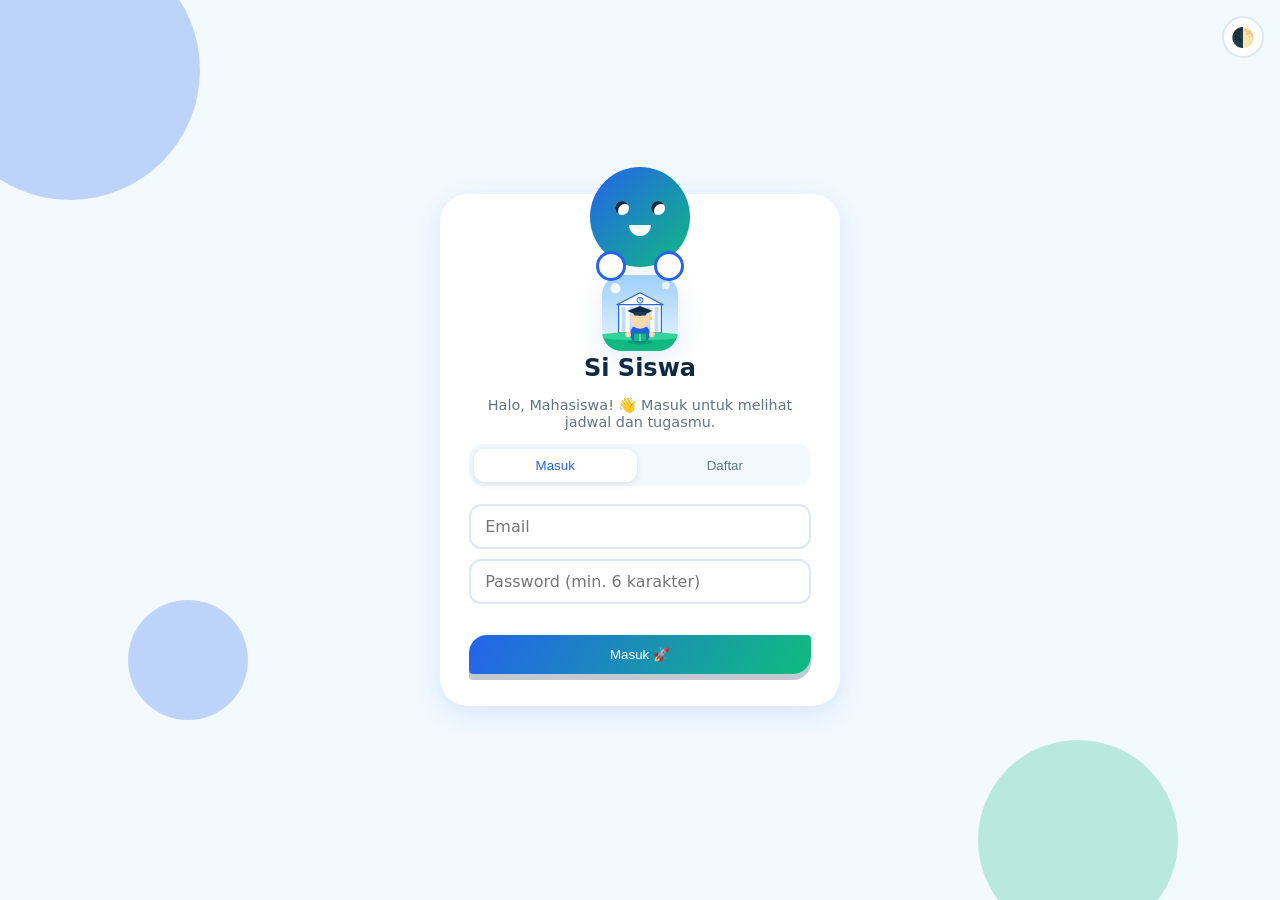
<file: index.html>
<!DOCTYPE html>
<html lang="id"><head><meta charset="UTF-8"><meta name="viewport" content="width=device-width, initial-scale=1">
<title>Si Siswa</title>
<link rel="manifest" href="manifest.webmanifest">
<meta name="theme-color" content="#2563eb">
<link rel="apple-touch-icon" href="icons/apple-touch-icon.png">
<meta name="apple-mobile-web-app-capable" content="yes">
<link rel="icon" type="image/svg+xml" href="[data-uri]">
<style>:root{--bg:#f2f9ff;--kartu:#fff;--teks:#0f2a43;--redup:#5f7488;--biru:#2563eb;--hijau:#10b981;--merah:#ef4444;--garis:#dbe8f5;--bayang:0 8px 28px rgba(37,99,235,.12)}
[data-tema=gelap]{--bg:#0b1220;--kartu:#131c2f;--teks:#e6eef9;--redup:#8fa3bb;--garis:#243049;--bayang:0 8px 28px rgba(0,0,0,.45)}
*{box-sizing:border-box}
body{margin:0;font-family:"Segoe UI",system-ui,sans-serif;background:var(--bg);color:var(--teks);transition:background .3s,color .3s}
h1,h2{margin:.2rem 0 .6rem}.redup{color:var(--redup);font-size:.9rem}.hide{display:none}
input,select{width:100%;padding:.7rem .9rem;margin:.3rem 0;border:2px solid var(--garis);border-radius:12px;background:var(--kartu);color:var(--teks);font:inherit;transition:border .2s,box-shadow .2s}
input:focus,select:focus{outline:0;border-color:var(--biru);box-shadow:0 0 0 4px rgba(37,99,235,.15)}

/* Tombol unik: bentuk daun, gradasi biru-hijau, kilau, efek tekan */
.btn{position:relative;overflow:hidden;display:inline-block;padding:.75rem 1.4rem;border:0;border-radius:18px 4px 18px 4px;
 background:linear-gradient(120deg,var(--biru),var(--hijau),var(--biru));background-size:200% 100%;color:#fff;font:600 1rem inherit;
 cursor:pointer;text-decoration:none;box-shadow:0 6px 0 rgba(15,42,67,.25);transition:transform .15s,box-shadow .15s,background-position .5s,border-radius .3s}
.btn::after{content:"";position:absolute;top:0;left:-70%;width:40%;height:100%;background:rgba(255,255,255,.4);transform:skewX(-20deg);transition:left .5s}
.btn:hover{background-position:100% 0;border-radius:4px 18px 4px 18px;transform:translateY(-2px)}.btn:hover::after{left:130%}
.btn:active{transform:translateY(5px);box-shadow:0 1px 0 rgba(15,42,67,.25)}
.btn.kecil{padding:.4rem .9rem;font-size:.85rem;box-shadow:0 3px 0 rgba(15,42,67,.25)}
.btn.keluar{background:linear-gradient(120deg,#ef4444,#f97316);margin-top:1rem}
.tema-btn{border:2px solid var(--garis);background:var(--kartu);border-radius:50%;width:42px;height:42px;font-size:1.2rem;cursor:pointer;transition:transform .4s}
.tema-btn:hover{transform:rotate(180deg)}.pojok{position:fixed;top:1rem;right:1rem;z-index:5}

/* Login */
.gelembung{position:fixed;border-radius:50%;opacity:.25;animation:melayang 9s ease-in-out infinite;z-index:0}
.b1{width:260px;height:260px;background:var(--biru);top:-60px;left:-60px}.b2{width:200px;height:200px;background:var(--hijau);bottom:-40px;right:8%;animation-delay:2s}.b3{width:120px;height:120px;background:var(--biru);bottom:20%;left:10%;animation-delay:4s}
@keyframes melayang{50%{transform:translateY(-30px) scale(1.08)}}
.login-wrap{min-height:100vh;display:grid;place-items:center;padding:1rem;position:relative;z-index:1}
.login-kartu{width:min(400px,100%);background:var(--kartu);padding:1.5rem 1.8rem 2rem;border-radius:28px;box-shadow:var(--bayang);text-align:center;animation:muncul .7s cubic-bezier(.2,1.4,.4,1)}
@keyframes muncul{from{opacity:0;transform:translateY(40px) scale(.9)}}
.login-kartu.goyang{animation:goyang .5s}@keyframes goyang{25%{transform:translateX(-12px)}75%{transform:translateX(12px)}}
.maskot{position:relative;width:100px;height:100px;margin:-3.2rem auto .5rem;border-radius:50%;background:linear-gradient(135deg,var(--biru),var(--hijau));animation:loncat 2s ease-in-out infinite}
@keyframes loncat{50%{transform:translateY(-10px)}}
.mata{display:flex;gap:22px;justify-content:center;padding-top:34px}.mata i{width:14px;height:14px;background:#fff;border-radius:50%;box-shadow:inset 3px 3px 0 #0f2a43;animation:kedip 4s infinite}
@keyframes kedip{94%,100%{transform:scaleY(1)}97%{transform:scaleY(.1)}}
.mulut{width:22px;height:11px;border-radius:0 0 22px 22px;background:#fff;margin:10px auto 0;transition:.3s}
.maskot.senang .mulut{height:18px;width:30px}.maskot.sedih .mulut{border-radius:22px 22px 0 0;margin-top:16px}
.tangan{position:absolute;bottom:-14px;width:30px;height:30px;border-radius:50%;background:#fff;border:3px solid var(--biru);transition:.35s cubic-bezier(.3,1.6,.5,1)}
.tangan.kiri{left:6px}.tangan.kanan{right:6px}
.maskot.tutup .tangan{bottom:46px}.maskot.tutup .kiri{left:22px}.maskot.tutup .kanan{right:22px}
.galat{color:var(--merah);min-height:1.2rem;font-size:.85rem;margin:.2rem}
#form-login .btn{width:100%}

/* Tab */
.tab{display:flex;gap:.4rem;background:var(--bg);padding:.3rem;border-radius:14px;margin:.8rem 0}
.tab button{flex:1;border:0;padding:.55rem;border-radius:11px;background:none;color:var(--redup);font:600 .9rem inherit;cursor:pointer;transition:.25s}
.tab .aktif{background:var(--kartu);color:var(--biru);box-shadow:0 2px 8px rgba(0,0,0,.1)}

/* Beranda */
.bar{position:sticky;top:0;z-index:4;display:flex;align-items:center;gap:1rem;padding:.7rem 1.2rem;background:var(--kartu);box-shadow:0 2px 14px rgba(0,0,0,.08)}
.logo{font-size:1.2rem;background:linear-gradient(90deg,var(--biru),var(--hijau));-webkit-background-clip:text;background-clip:text;color:transparent}
.bar nav{flex:1;display:flex;gap:.3rem}.bar nav a{padding:.4rem .9rem;border-radius:10px;color:var(--redup);text-decoration:none;font-weight:600}
.bar nav a.aktif{background:rgba(37,99,235,.12);color:var(--biru)}
.grid{display:grid;grid-template-columns:repeat(2,1fr);gap:1.2rem;max-width:1100px;margin:1.2rem auto;padding:0 1rem}
.grid.satu{grid-template-columns:min(480px,100%);justify-content:center}.lebar{grid-column:1/-1}
.kartu{background:var(--kartu);padding:1.2rem;border-radius:20px;box-shadow:var(--bayang);border-top:4px solid var(--biru);animation:muncul .5s both}
.kartu:nth-child(2){border-top-color:var(--hijau)}
.item{display:flex;align-items:center;gap:.8rem;padding:.7rem .9rem;margin:.5rem 0;border-radius:14px;background:var(--bg);border-left:5px solid var(--biru);transition:transform .2s}
.item:hover{transform:translateX(4px)}.item.sekarang{border-left-color:var(--hijau);background:rgba(16,185,129,.12)}
.item.lewat{border-left-color:var(--merah)}.item.beres{border-left-color:var(--hijau);opacity:.8}.item .isi{flex:1}.item small{color:var(--redup)}
.jam{font-weight:700;color:var(--biru);min-width:105px}.x{border:0;background:none;cursor:pointer;font-size:1rem;opacity:.5}.x:hover{opacity:1}
.form-mini{display:grid;gap:.3rem;margin-top:.8rem}.form-mini.baris{grid-template-columns:repeat(auto-fit,minmax(150px,1fr));align-items:center}
.baris.nada{display:flex;gap:.6rem;flex-wrap:wrap;align-items:center;margin-top:1rem}.nada select{width:auto}
details summary{list-style:none;margin-top:.6rem}summary::-webkit-details-marker{display:none}
.kal-kepala{display:flex;justify-content:space-between;align-items:center;margin-bottom:.6rem}
.kal{display:grid;grid-template-columns:repeat(7,1fr);gap:4px;text-align:center}
.kal b{font-size:.75rem;color:var(--redup)}.kal button{position:relative;aspect-ratio:1;border:0;border-radius:10px;background:var(--bg);color:var(--teks);cursor:pointer;font:inherit;transition:.2s}
.kal button:hover{background:rgba(37,99,235,.18)}.kal .hari-ini{background:linear-gradient(135deg,var(--biru),var(--hijau));color:#fff;font-weight:700}
.kal .kosong{visibility:hidden}.kal .dots{position:absolute;bottom:3px;left:0;right:0;display:flex;justify-content:center;gap:2px}
.titik{display:inline-block;width:7px;height:7px;border-radius:50%}.biru{background:var(--biru)}.hijau{background:var(--hijau)}.merah{background:var(--merah)}
.legenda{font-size:.8rem;color:var(--redup)}#kal-detail{margin-top:.6rem;font-size:.9rem}
#toast-area{position:fixed;right:1rem;bottom:1rem;display:grid;gap:.5rem;z-index:9}
.toast{background:var(--kartu);border-left:6px solid var(--hijau);padding:.8rem 1.1rem;border-radius:12px;box-shadow:var(--bayang);animation:masuk .4s}
@keyframes masuk{from{transform:translateX(120%)}}
.profil{text-align:center}.avatar{width:92px;height:92px;margin:0 auto .5rem;border-radius:50%;display:grid;place-items:center;font-size:2.4rem;color:#fff;background:linear-gradient(135deg,var(--biru),var(--hijau))}
.statistik{display:grid;grid-template-columns:repeat(3,1fr);gap:.6rem;margin:1rem 0}.statistik div{background:var(--bg);padding:.7rem;border-radius:14px;font-size:.8rem;color:var(--redup)}.statistik b{display:block;font-size:1.6rem;color:var(--biru)}
@media(max-width:760px){.grid{grid-template-columns:1fr}}

.logo{display:flex;align-items:center;gap:.55rem}.logo-img{width:36px;height:36px;border-radius:10px;box-shadow:0 2px 8px rgba(37,99,235,.3)}
.app-icon{width:76px;height:76px;border-radius:20px;margin:.2rem auto;display:block;box-shadow:var(--bayang);animation:loncat 3s ease-in-out infinite}
</style>
<script>document.documentElement.dataset.tema = localStorage.getItem("tema") || "terang";</script></head>
<body data-page="login">
<div class="pg" id="pg-login">
<div class="gelembung b1"></div><div class="gelembung b2"></div><div class="gelembung b3"></div>
<button class="tema-btn pojok" id="tema" title="Ganti mode">🌓</button>
<main class="login-wrap">
  <section class="login-kartu">
    <div class="maskot" id="maskot"><div class="mata"><i></i><i></i></div><div class="mulut"></div><b class="tangan kiri"></b><b class="tangan kanan"></b></div>
    <img class="app-icon" src="[data-uri]" alt="Si Siswa">
    <h1>Si Siswa</h1>
    <p class="redup">Halo, Mahasiswa! 👋 Masuk untuk melihat jadwal dan tugasmu.</p>
    <div class="tab"><button class="aktif" data-mode="masuk">Masuk</button><button data-mode="daftar">Daftar</button></div>
    <form id="form-login">
      <input id="nama" placeholder="Nama lengkap" class="hide" autocomplete="name">
      <input id="email" type="email" placeholder="Email" required autocomplete="email">
      <input id="pw" type="password" placeholder="Password (min. 6 karakter)" required autocomplete="current-password">
      <p class="galat" id="galat"></p>
      <button class="btn" id="kirim">Masuk 🚀</button>
    </form>
  </section>
</main>
</div>
<div class="pg" id="pg-beranda" hidden>
<header class="bar"><strong class="logo"><img class="logo-img" src="[data-uri]" alt="">Si Siswa</strong>
  <nav><a class="aktif" href="#beranda">Beranda</a><a href="#profil">Profil</a></nav>
  <button class="tema-btn" id="tema" title="Ganti mode">🌓</button></header>
<main class="grid">
  <section class="kartu"><h2>📅 Jadwal Kuliah</h2>
    <p class="redup" id="info-hari"></p><div id="jadwal"></div>
    <details><summary class="btn kecil">＋ Tambah Jadwal</summary>
      <form id="f-jadwal" class="form-mini">
        <input name="matkul" placeholder="Mata kuliah" required>
        <select name="hari"><option>Senin<option>Selasa<option>Rabu<option>Kamis<option>Jumat<option>Sabtu<option>Minggu</select>
        <label>Mulai <input type="time" name="mulai" required></label><label>Selesai <input type="time" name="selesai" required></label>
        <input name="ruang" placeholder="Ruang (opsional)"><button class="btn">Simpan</button></form></details></section>

  <section class="kartu"><h2>🗓️ Kalender</h2>
    <div class="kal-kepala"><button class="btn kecil" id="prev">‹</button><strong id="bulan"></strong><button class="btn kecil" id="next">›</button></div>
    <div class="kal" id="kal"></div><div id="kal-detail" class="redup">Ketuk tanggal untuk melihat tugas.</div>
    <p class="legenda"><span class="titik biru"></span> deadline <span class="titik hijau"></span> selesai <span class="titik merah"></span> terlewat</p></section>

  <section class="kartu lebar"><h2>📝 Tugas</h2>
    <div class="tab"><button class="aktif" data-tab="aktif">Belum selesai</button><button data-tab="riwayat">Riwayat selesai</button></div>
    <div id="tugas"></div>
    <form id="f-tugas" class="form-mini baris">
      <input name="judul" placeholder="Judul tugas" required><input name="matkul" placeholder="Mata kuliah">
      <input type="datetime-local" name="deadline" required><button class="btn">Tambah Tugas</button></form>
    <div class="baris nada"><label>🔔 Nada <select id="nada"><option value="0">Ceria<option value="1">Lonceng<option value="2">Digital</select></label>
      <button class="btn kecil" id="tes">Tes nada</button><button class="btn kecil" id="izin">Aktifkan notifikasi</button></div></section>
</main>
</div>
<div class="pg" id="pg-profil" hidden>
<header class="bar"><strong class="logo"><img class="logo-img" src="[data-uri]" alt="">Si Siswa</strong>
  <nav><a href="#beranda">Beranda</a><a class="aktif" href="#profil">Profil</a></nav>
  <button class="tema-btn" id="tema" title="Ganti mode">🌓</button></header>
<main class="grid satu"><section class="kartu profil">
  <div class="avatar" id="avatar">?</div><h2 id="p-nama">...</h2><p class="redup" id="p-email"></p>
  <div class="statistik"><div><b id="s-jadwal">0</b>Matkul</div><div><b id="s-aktif">0</b>Tugas aktif</div><div><b id="s-selesai">0</b>Selesai</div></div>
  <form id="f-profil" class="form-mini"><input id="in-nama" placeholder="Ubah nama" required><button class="btn">Simpan Nama</button></form>
  <a class="btn keluar" href="#keluar">Keluar 👋</a></section></main>
</div>
<div id="toast-area"></div>
<script>
"use strict";
const $ = (s, r = document) => r.querySelector(s);
const HARI = ["Minggu","Senin","Selasa","Rabu","Kamis","Jumat","Sabtu"];
const BULAN = ["Januari","Februari","Maret","April","Mei","Juni","Juli","Agustus","September","Oktober","November","Desember"];
const KEY = "si_siswa_db";
const muatDB = () => JSON.parse(localStorage.getItem(KEY) || '{"u":[],"j":[],"t":[],"n":1}');
const simpan = d => localStorage.setItem(KEY, JSON.stringify(d));
const sesi = () => +localStorage.getItem("si_sesi") || 0;
async function hash(pw, salt) {
  const data = new TextEncoder().encode(salt + pw);
  if (window.crypto && crypto.subtle) { const b = await crypto.subtle.digest("SHA-256", data); return [...new Uint8Array(b)].map(x => x.toString(16).padStart(2, "0")).join(""); }
  let h = 5381; for (const c of salt + pw) h = ((h << 5) + h + c.charCodeAt(0)) | 0; return String(h);
}
const api = async (url, method = "GET", b = {}) => {
  const d = muatDB(), uid = sesi(), gal = m => { throw new Error(m); }; let m;
  if (url === "/daftar") {
    const email = (b.email || "").trim().toLowerCase(), nama = (b.nama || "").trim();
    if (!nama || !email.includes("@") || (b.password || "").length < 6) gal("Isi nama, email valid, dan password minimal 6 karakter");
    if (d.u.some(u => u.email === email)) gal("Email sudah terdaftar");
    const salt = Math.random().toString(36).slice(2), id = d.n++;
    d.u.push({id, nama, email, salt, pw: await hash(b.password, salt)}); simpan(d); localStorage.setItem("si_sesi", id); return {ok: 1};
  }
  if (url === "/masuk") {
    const u = d.u.find(x => x.email === (b.email || "").trim().toLowerCase());
    if (!u || u.pw !== await hash(b.password || "", u.salt)) gal("Email atau password salah");
    localStorage.setItem("si_sesi", u.id); return {ok: 1};
  }
  const me = d.u.find(x => x.id === uid); if (!me) gal("Belum login");
  if (url === "/api/data") return {user: {nama: me.nama, email: me.email}, jadwal: d.j.filter(x => x.user_id === uid), tugas: d.t.filter(x => x.user_id === uid).sort((a, c) => a.deadline.localeCompare(c.deadline))};
  if (url === "/api/jadwal" && method === "POST") d.j.push({id: d.n++, user_id: uid, ruang: "", ...b});
  else if (url === "/api/tugas" && method === "POST") d.t.push({id: d.n++, user_id: uid, matkul: "", selesai: 0, selesai_pada: null, ...b});
  else if (url === "/api/profil") { if (!(b.nama || "").trim()) gal("Nama kosong"); me.nama = b.nama.trim(); }
  else if (m = url.match(/^\/api\/(jadwal|tugas)\/(\d+)(\/selesai)?$/)) {
    const list = m[1] === "jadwal" ? d.j : d.t, i = list.findIndex(x => x.id === +m[2] && x.user_id === uid);
    if (i >= 0) { if (m[3]) { const t = list[i], n = new Date(); t.selesai = t.selesai ? 0 : 1; t.selesai_pada = t.selesai ? `${kunci(n)} ${pad(n.getHours())}:${pad(n.getMinutes())}` : null; } else list.splice(i, 1); }
  } else gal("Tidak dikenal");
  simpan(d); return {ok: 1};
};
const esc = t => String(t ?? "").replace(/[&<>"']/g, c => ({"&":"&amp;","<":"&lt;",">":"&gt;",'"':"&quot;","'":"&#39;"}[c]));
const pad = n => String(n).padStart(2, "0");
const kunci = d => `${d.getFullYear()}-${pad(d.getMonth()+1)}-${pad(d.getDate())}`;
const fmt = s => { const d = new Date(s); return `${d.getDate()} ${BULAN[d.getMonth()].slice(0,3)} ${d.getFullYear()}, ${pad(d.getHours())}:${pad(d.getMinutes())}`; };

/* ===== Tema gelap/terang ===== */
document.querySelectorAll(".tema-btn").forEach(b => b.addEventListener("click", () => {
  const t = document.documentElement.dataset.tema === "gelap" ? "terang" : "gelap";
  document.documentElement.dataset.tema = t; localStorage.setItem("tema", t);
}));

/* ===== Toast ===== */
function toast(teks) {
  const el = Object.assign(document.createElement("div"), {className: "toast", textContent: teks});
  $("#toast-area").append(el); setTimeout(() => el.remove(), 7000);
}

/* ===== Nada dering (dibuat dengan Web Audio, tanpa file) ===== */
const NADA = [
  [[523,.15],[659,.15],[784,.15],[1047,.35],[784,.15],[1047,.4]],   // Ceria
  [[880,.5],[660,.5],[880,.5],[660,.5],[880,.7]],                    // Lonceng
  [[1000,.12],[0,.08],[1000,.12],[0,.08],[1000,.12],[0,.3],[1400,.4]] // Digital
];
let ctx;
function bunyi() {
  ctx = ctx || new (window.AudioContext || window.webkitAudioContext)();
  ctx.resume();
  let t = ctx.currentTime;
  for (const [f, d] of NADA[+(localStorage.getItem("nada") || 0)]) {
    if (f) {
      const o = ctx.createOscillator(), g = ctx.createGain();
      o.type = "sine"; o.frequency.value = f; o.connect(g); g.connect(ctx.destination);
      g.gain.setValueAtTime(.25, t); g.gain.exponentialRampToValueAtTime(.001, t + d);
      o.start(t); o.stop(t + d);
    }
    t += d;
  }
}

/* ===== Halaman Login ===== */
function halamanLogin() {
  let mode = "masuk"; const mk = $("#maskot"), kartu = $(".login-kartu");
  document.querySelectorAll("#pg-login .tab button").forEach(b => b.onclick = () => {
    mode = b.dataset.mode;
    document.querySelectorAll("#pg-login .tab button").forEach(x => x.classList.toggle("aktif", x === b));
    $("#nama").classList.toggle("hide", mode === "masuk");
    $("#nama").required = mode === "daftar";
    $("#kirim").textContent = mode === "masuk" ? "Masuk 🚀" : "Buat Akun ✨";
  });
  $("#pw").addEventListener("focus", () => mk.classList.add("tutup"));
  $("#pw").addEventListener("blur", () => mk.classList.remove("tutup"));
  $("#email").addEventListener("input", () => mk.classList.add("senang"));
  $("#form-login").addEventListener("submit", async e => {
    e.preventDefault(); $("#galat").textContent = "";
    try {
      await api(mode === "masuk" ? "/masuk" : "/daftar", "POST",
        {nama: $("#nama").value, email: $("#email").value, password: $("#pw").value});
      mk.className = "maskot senang"; setTimeout(() => location.hash = "beranda", 600);
    } catch (err) {
      $("#galat").textContent = err.message;
      mk.className = "maskot sedih"; kartu.classList.remove("goyang"); void kartu.offsetWidth; kartu.classList.add("goyang");
    }
  });
}

/* ===== Halaman Beranda ===== */
let D = {jadwal: [], tugas: []}, tab = "aktif", kal = new Date(), dipilih = null;

async function muat() { D = await api("/api/data"); gambar(); }

function gambar() {
  const now = new Date(), hari = HARI[now.getDay()], mnt = now.getHours() * 60 + now.getMinutes();
  $("#info-hari").textContent = `Hari ini: ${hari}, ${now.getDate()} ${BULAN[now.getMonth()]}`;
  const urut = [...D.jadwal].sort((a, b) => HARI.indexOf(a.hari) - HARI.indexOf(b.hari) || a.mulai.localeCompare(b.mulai));
  $("#jadwal").innerHTML = urut.map(j => {
    const [h1, m1] = j.mulai.split(":"), [h2, m2] = j.selesai.split(":");
    const sekarang = j.hari === hari && mnt >= +h1*60 + +m1 && mnt <= +h2*60 + +m2;
    return `<div class="item ${sekarang ? "sekarang" : ""}"><span class="jam">${esc(j.hari)}<br>${j.mulai}–${j.selesai}</span>
      <div class="isi"><b>${esc(j.matkul)}</b><br><small>${esc(j.ruang) || "-"}${sekarang ? " · 🟢 Sedang berlangsung" : ""}</small></div>
      <button class="x" onclick="hapus('jadwal',${j.id})">🗑️</button></div>`;
  }).join("") || '<p class="redup">Belum ada jadwal.</p>';

  const daftar = D.tugas.filter(t => tab === "aktif" ? !t.selesai : t.selesai);
  if (tab === "riwayat") daftar.sort((a, b) => (b.selesai_pada || "").localeCompare(a.selesai_pada || ""));
  $("#tugas").innerHTML = daftar.map(t => {
    const lewat = !t.selesai && new Date(t.deadline) < now;
    return `<div class="item ${t.selesai ? "beres" : lewat ? "lewat" : ""}">
      <button class="btn kecil" onclick="selesai(${t.id})">${t.selesai ? "↩ Batal" : "✓ Selesai"}</button>
      <div class="isi"><b>${esc(t.judul)}</b> <small>${esc(t.matkul)}</small><br>
      <small>${t.selesai ? "✅ Selesai " + fmt(t.selesai_pada.replace(" ", "T")) : (lewat ? "⚠️ Terlewat: " : "⏰ Deadline: ") + fmt(t.deadline)}</small></div>
      <button class="x" onclick="hapus('tugas',${t.id})">🗑️</button></div>`;
  }).join("") || `<p class="redup">${tab === "aktif" ? "Tidak ada tugas. Santai dulu! 🎉" : "Belum ada riwayat."}</p>`;
  kalender();
}

function kalender() {
  const y = kal.getFullYear(), m = kal.getMonth(), awal = new Date(y, m, 1).getDay(), jml = new Date(y, m + 1, 0).getDate();
  $("#bulan").textContent = `${BULAN[m]} ${y}`;
  const peta = {}; D.tugas.forEach(t => (peta[kunci(new Date(t.deadline))] ||= []).push(t));
  let h = HARI.map(x => `<b>${x.slice(0,3)}</b>`).join("") + '<span class="kosong"></span>'.repeat(awal);
  for (let i = 1; i <= jml; i++) {
    const d = new Date(y, m, i), k = kunci(d), ts = peta[k] || [];
    const dots = ts.map(t => `<i class="titik ${t.selesai ? "hijau" : new Date(t.deadline) < new Date() ? "merah" : "biru"}"></i>`).join("");
    h += `<button data-k="${k}" class="${k === kunci(new Date()) ? "hari-ini" : ""}">${i}<span class="dots">${dots}</span></button>`;
  }
  $("#kal").innerHTML = h;
  $("#kal").querySelectorAll("button").forEach(b => b.onclick = () => {
    const ts = peta[b.dataset.k] || [];
    $("#kal-detail").innerHTML = ts.length ? ts.map(t => `• <b>${esc(t.judul)}</b> (${fmt(t.deadline)})`).join("<br>") : "Tidak ada tugas di tanggal ini.";
  });
}

window.hapus = async (jenis, id) => { if (confirm("Hapus item ini?")) { await api(`/api/${jenis}/${id}`, "DELETE"); muat(); } };
window.selesai = async id => { await api(`/api/tugas/${id}/selesai`, "POST"); muat(); };

/* Pengingat: cek tiap 30 detik, bunyi + notifikasi pada H-24 jam, H-1 jam, dan saat lewat */
function cekPengingat() {
  const sudah = JSON.parse(localStorage.getItem("diingatkan") || "{}"), now = Date.now();
  D.tugas.filter(t => !t.selesai).forEach(t => {
    const sisa = (new Date(t.deadline) - now) / 6e4;
    const tahap = sisa < 0 ? "lewat" : sisa <= 60 ? "1j" : sisa <= 1440 ? "24j" : null;
    if (!tahap || sudah[t.id + tahap]) return;
    sudah[t.id + tahap] = 1;
    const pesan = {lewat: "sudah melewati deadline!", "1j": "deadline kurang dari 1 jam lagi!", "24j": "deadline dalam 24 jam."}[tahap];
    bunyi(); toast(`⏰ Tugas "${t.judul}" ${pesan}`);
    if (Notification.permission === "granted") new Notification("Si Siswa", {icon: "[data-uri]", body: `${t.judul} ${pesan}`});
  });
  localStorage.setItem("diingatkan", JSON.stringify(sudah));
}

function halamanBeranda() {
  $("#nada").value = localStorage.getItem("nada") || 0;
  $("#nada").onchange = e => localStorage.setItem("nada", e.target.value);
  $("#tes").onclick = bunyi;
  $("#izin").onclick = async () => toast((await Notification.requestPermission()) === "granted" ? "Notifikasi aktif ✅" : "Notifikasi ditolak. Pengingat tetap muncul di halaman.");
  $("#prev").onclick = () => { kal.setMonth(kal.getMonth() - 1); kalender(); };
  $("#next").onclick = () => { kal.setMonth(kal.getMonth() + 1); kalender(); };
  document.querySelectorAll("[data-tab]").forEach(b => b.onclick = () => {
    tab = b.dataset.tab; document.querySelectorAll("[data-tab]").forEach(x => x.classList.toggle("aktif", x === b)); gambar();
  });
  for (const [id, url] of [["#f-jadwal", "/api/jadwal"], ["#f-tugas", "/api/tugas"]])
    $(id).onsubmit = async e => { e.preventDefault(); await api(url, "POST", Object.fromEntries(new FormData(e.target))); e.target.reset(); muat(); };
  muat().then(cekPengingat); setInterval(() => { if (sesi()) muat().then(cekPengingat); }, 30000);
}

/* ===== Halaman Profil ===== */
async function halamanProfil() {
  const d = await api("/api/data");
  $("#p-nama").textContent = d.user.nama; $("#p-email").textContent = d.user.email;
  $("#avatar").textContent = d.user.nama[0].toUpperCase(); $("#in-nama").value = d.user.nama;
  $("#s-jadwal").textContent = d.jadwal.length;
  $("#s-aktif").textContent = d.tugas.filter(t => !t.selesai).length;
  $("#s-selesai").textContent = d.tugas.filter(t => t.selesai).length;
  $("#f-profil").onsubmit = async e => { e.preventDefault(); await api("/api/profil", "POST", {nama: $("#in-nama").value}); toast("Nama berhasil disimpan ✅"); halamanProfil(); };
}


function tampil(p) { document.querySelectorAll(".pg").forEach(e => e.hidden = e.id !== "pg-" + p); document.body.dataset.page = p; scrollTo(0, 0); }
let berandaSiap = false;
function rute() {
  let h = location.hash.slice(1) || "beranda";
  if (h === "keluar") { localStorage.removeItem("si_sesi"); location.hash = "login"; return; }
  if (!sesi()) h = "login"; else if (h === "login") h = "beranda";
  tampil(h);
  if (h === "beranda") { if (!berandaSiap) { halamanBeranda(); berandaSiap = true; } else muat().then(cekPengingat); }
  if (h === "profil") halamanProfil();
}
halamanLogin(); addEventListener("hashchange", rute); rute();


</script><script>if("serviceWorker" in navigator && location.protocol.startsWith("http")) addEventListener("load",()=>navigator.serviceWorker.register("sw.js"));</script>
</body></html>
</file>
